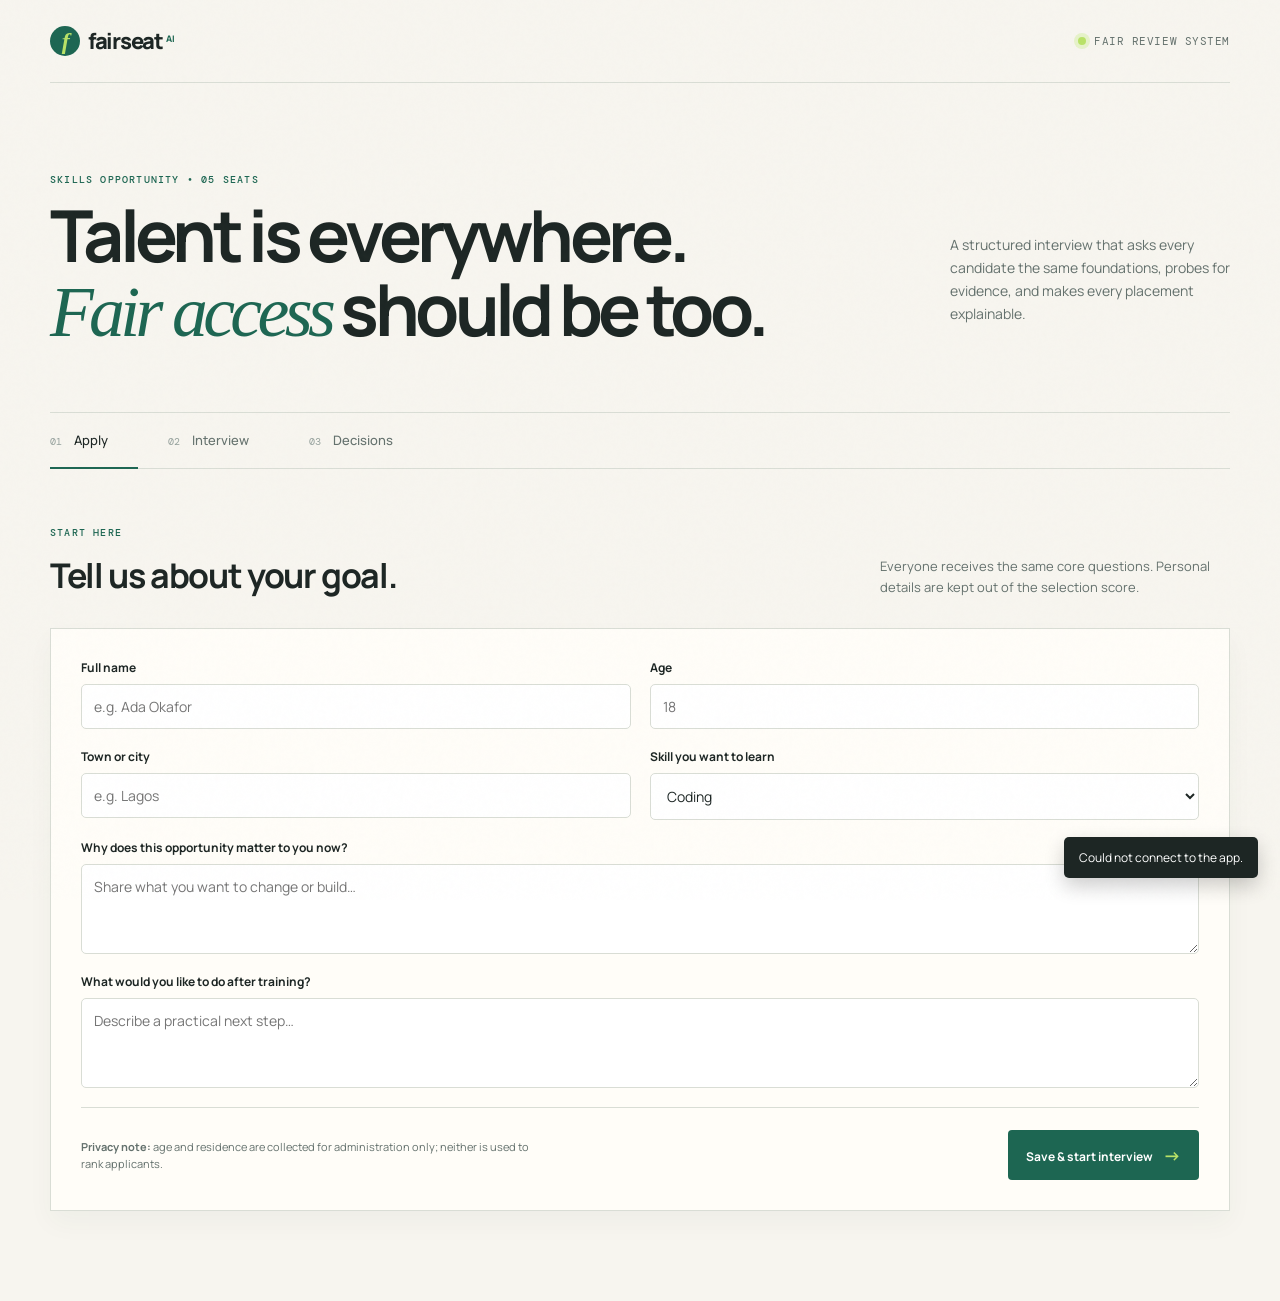
<file: frontend/index.html>
<!doctype html>
<html lang="en">
  <head>
    <meta charset="utf-8" />
    <meta name="viewport" content="width=device-width,initial-scale=1" />
    <title>Fairseat AI — Evidence-led placements</title>
    <link rel="preconnect" href="https://fonts.googleapis.com" />
    <link rel="preconnect" href="https://fonts.gstatic.com" crossorigin />
    <link href="https://fonts.googleapis.com/css2?family=DM+Mono:wght@400;500&family=Manrope:wght@400;500;600;700;800&display=swap" rel="stylesheet" />
    <link rel="stylesheet" href="./styles.css" />
  </head>
  <body>
    <div class="noise"></div>
    <header class="topbar">
      <a class="brand" href="#"><span class="brand-mark">f</span><span>fairseat</span><sup>AI</sup></a>
      <div class="status"><span></span>Fair review system</div>
    </header>
    <main>
      <section class="hero">
        <div><p class="eyebrow">SKILLS OPPORTUNITY • 05 SEATS</p><h1>Talent is everywhere.<br /><em>Fair access</em> should be too.</h1></div>
        <p class="hero-copy">A structured interview that asks every candidate the same foundations, probes for evidence, and makes every placement explainable.</p>
      </section>
      <nav class="tabs" aria-label="Application stages">
        <button class="tab active" data-view="apply"><span>01</span> Apply</button>
        <button class="tab" data-view="interview"><span>02</span> Interview</button>
        <button class="tab" data-view="decisions"><span>03</span> Decisions</button>
      </nav>

      <section id="apply" class="view active">
        <div class="section-head"><div><p class="eyebrow">START HERE</p><h2>Tell us about your goal.</h2></div><p>Everyone receives the same core questions. Personal details are kept out of the selection score.</p></div>
        <form id="application-form" class="form-card">
          <label>Full name<input name="name" required placeholder="e.g. Ada Okafor" /></label>
          <label>Age<input name="age" required type="number" min="16" max="100" placeholder="18" /></label>
          <label>Town or city<input name="residence" required placeholder="e.g. Lagos" /></label>
          <label>Skill you want to learn<select name="skill"><option>Coding</option><option>Data analysis</option><option>Tailoring</option><option>Digital marketing</option><option>Other</option></select></label>
          <label class="wide">Why does this opportunity matter to you now?<textarea name="motivation" required minlength="10" placeholder="Share what you want to change or build…"></textarea></label>
          <label class="wide">What would you like to do after training?<textarea name="goal" required minlength="10" placeholder="Describe a practical next step…"></textarea></label>
          <div class="form-footer"><p><b>Privacy note:</b> age and residence are collected for administration only; neither is used to rank applicants.</p><button class="button" type="submit">Save & start interview <span>→</span></button></div>
        </form>
      </section>

      <section id="interview" class="view">
        <div class="section-head"><div><p class="eyebrow">STRUCTURED INTERVIEW</p><h2>Show us the evidence.</h2></div><p>Your answers stay with your application. We’ll ask two follow-ups so everyone has a fair chance to add context.</p></div>
        <div id="candidate-picker" class="candidate-picker"></div>
        <div id="interview-empty" class="empty"><span>✦</span><h3>Select an application to begin</h3><p>Save an application first, then continue with its interview.</p></div>
        <article id="interview-card" class="interview-card hidden">
          <div class="chat-top"><div class="interviewer-avatar">f</div><div><strong>Fairseat interview</strong><small id="model-status"><i></i> Guided & evidence-led</small></div><span id="question-count">01 / 06</span></div>
          <div id="chat-thread" class="chat-thread" aria-live="polite"></div>
          <form id="answer-form" class="chat-composer"><textarea id="answer" minlength="12" required placeholder="Write your answer…"></textarea><div><span class="hint">Be specific: what happened, what you did, and what changed.</span><button class="button" type="submit">Send <span>↑</span></button></div></form>
        </article>
        <article id="complete-card" class="complete-card hidden"><span class="check">✓</span><div><p class="eyebrow">INTERVIEW COMPLETE</p><h3>Thank you — your evidence is ready for fair review.</h3><p>Your answers will be assessed alongside other completed interviews, not by who applied first.</p></div><button id="restart-interview" class="button ghost" type="button">Start interview again <span>↻</span></button><button class="button ghost" data-go="decisions">See decisions <span>→</span></button></article>
      </section>

      <section id="decisions" class="view">
        <div class="section-head"><div><p class="eyebrow">AUDITABLE DECISIONS</p><h2>Five seats. Two job guarantees.</h2></div><p>Only completed interviews are reviewed. Scores use evidence—not age, address, connections, or application time.</p></div>
        <div class="review-controls"><button id="review-button" class="button">Run fair review <span>→</span></button><button id="demo-button" class="text-button">Load challenge sample applicants</button></div>
        <div id="review-empty" class="empty small"><span>⌁</span><h3>No completed interviews yet</h3><p>Complete at least one interview, or load the demo to preview a five-seat review.</p></div>
        <div id="review-result" class="hidden"><div class="review-note"><span>✦</span><p id="review-note"></p></div><div class="decision-grid decision-grid-three"><section class="guarantee-panel"><div class="decision-title"><span class="number">02</span><div><p class="eyebrow">GUARANTEED JOB</p><h3>Job placements</h3></div></div><div id="job-guarantees" class="decision-list"></div></section><section><div class="decision-title"><span class="number">03</span><div><p class="eyebrow">TRAINING ONLY</p><h3>Programme places</h3></div></div><div id="training-placements" class="decision-list"></div></section><section><div class="decision-title"><span class="number muted">—</span><div><p class="eyebrow">KEEP IN VIEW</p><h3>Waitlist</h3></div></div><div id="waitlist" class="decision-list"></div></section></div></div>
      </section>
    </main>
    <div id="toast" role="status"></div>
    <script src="./config.js"></script>
    <script src="./app.js"></script>
  </body>
</html>
</file>
<file: frontend/styles.css>
:root{--ink:#1d2624;--muted:#64716d;--paper:#f7f5ef;--line:#d9ddd5;--green:#1d6652;--lime:#b9e267;--orange:#ef6b46;--cream:#fffdf8}*{box-sizing:border-box}body{margin:0;background:var(--paper);color:var(--ink);font-family:Manrope,Arial,sans-serif}.noise{position:fixed;inset:0;opacity:.22;pointer-events:none;background-image:url("data:image/svg+xml,%3Csvg viewBox='0 0 180 180' xmlns='http://www.w3.org/2000/svg'%3E%3Cfilter id='n'%3E%3CfeTurbulence type='fractalNoise' baseFrequency='.9' numOctaves='3' stitchTiles='stitch'/%3E%3C/filter%3E%3Crect width='100%25' height='100%25' filter='url(%23n)' opacity='.08'/%3E%3C/svg%3E")}.topbar,main{max-width:1180px;margin:auto}.topbar{height:83px;display:flex;align-items:center;justify-content:space-between;border-bottom:1px solid var(--line)}.brand{display:flex;gap:8px;align-items:center;text-decoration:none;color:var(--ink);font-weight:800;font-size:22px;letter-spacing:-1.3px}.brand-mark{display:grid;place-items:center;width:30px;height:30px;border-radius:50%;background:var(--green);color:var(--lime);font-family:Georgia;font-size:24px;font-style:italic}.brand sup{color:var(--green);font-size:9px;letter-spacing:0;margin-left:-5px;align-self:flex-start;margin-top:6px}.status{font:11px 'DM Mono',monospace;text-transform:uppercase;letter-spacing:.05em;color:var(--muted);display:flex;gap:8px;align-items:center}.status span{height:8px;width:8px;border-radius:50%;background:var(--lime);box-shadow:0 0 0 4px #e6f2c9}.hero{padding:90px 0 62px;display:flex;justify-content:space-between;gap:80px}.eyebrow{font:10px 'DM Mono',monospace;letter-spacing:.12em;color:var(--green);margin:0 0 13px;font-weight:500}.hero h1{font-size:clamp(42px,5.6vw,74px);letter-spacing:-.065em;line-height:1.03;margin:0;max-width:780px}.hero h1 em{font-family:Georgia,serif;font-weight:400;color:var(--green)}.hero-copy{max-width:280px;line-height:1.65;font-size:14px;margin:60px 0 0;color:var(--muted)}.tabs{display:flex;border-top:1px solid var(--line);border-bottom:1px solid var(--line)}.tab{font:500 13px Manrope;background:transparent;border:0;padding:18px 30px 18px 0;margin-right:30px;color:var(--muted);cursor:pointer}.tab span{font:10px 'DM Mono',monospace;margin-right:9px;color:#95a19c}.tab.active{color:var(--ink);border-bottom:2px solid var(--green);margin-bottom:-1px}.view{display:none;padding:57px 0 90px}.view.active{display:block}.section-head{display:flex;justify-content:space-between;align-items:end;margin-bottom:30px}.section-head h2{margin:0;letter-spacing:-.04em;font-size:34px}.section-head>p{margin:0;max-width:350px;font-size:13px;line-height:1.6;color:var(--muted)}.form-card{display:grid;grid-template-columns:1fr 1fr;gap:19px;padding:30px;background:var(--cream);border:1px solid var(--line);box-shadow:0 12px 25px #2440300a}.form-card label{font-size:12px;font-weight:700;display:flex;gap:8px;flex-direction:column}.form-card .wide{grid-column:span 2}.form-card input,.form-card select,.form-card textarea{font:14px Manrope;border:1px solid var(--line);border-radius:5px;background:#fff;padding:12px;color:var(--ink);outline-color:var(--green)}.form-card textarea{min-height:90px;resize:vertical}.form-footer{grid-column:span 2;display:flex;justify-content:space-between;align-items:center;border-top:1px solid var(--line);padding-top:22px;gap:20px}.form-footer p{font-size:11px;line-height:1.55;color:var(--muted);max-width:470px;margin:0}.button{border:0;background:var(--green);color:white;padding:13px 18px;border-radius:4px;font:700 12px Manrope;cursor:pointer;white-space:nowrap}.button span{color:var(--lime);font-size:18px;vertical-align:-1px;margin-left:8px}.button:hover{background:#164f40}.candidate-picker{display:flex;gap:8px;flex-wrap:wrap;margin-bottom:25px}.candidate{background:#fff;border:1px solid var(--line);border-radius:999px;padding:9px 13px;font:600 12px Manrope;cursor:pointer}.candidate small{display:block;color:var(--muted);font-weight:500;font-size:9px;margin-top:2px}.candidate.selected{background:var(--green);color:#fff;border-color:var(--green)}.candidate.selected small{color:#d4ebc4}.empty{min-height:280px;border:1px dashed #bdc7c0;display:grid;place-items:center;align-content:center;text-align:center;color:var(--muted);background:#fbfaf6}.empty span{font:30px Georgia;color:var(--green)}.empty h3{font-size:17px;color:var(--ink);margin:12px 0 3px}.empty p{font-size:12px;margin:0}.empty.small{min-height:220px}.hidden{display:none!important}.interview-card{background:var(--ink);color:#f6f7ee;padding:42px;box-shadow:10px 10px 0 var(--lime)}.interview-meta{font:10px 'DM Mono',monospace;letter-spacing:.08em;color:#bfc9c2;display:flex;align-items:center;gap:12px}.dotline{height:1px;background:#55605c;width:45px}.interview-card h3{font-size:clamp(25px,3vw,39px);line-height:1.15;letter-spacing:-.045em;max-width:850px;margin:36px 0}.interview-card textarea{display:block;width:100%;min-height:130px;resize:vertical;background:#293330;border:1px solid #3f4c47;color:#f5f7ef;border-radius:4px;padding:15px;font:14px Manrope;outline-color:var(--lime)}.interview-card form>div{display:flex;justify-content:space-between;align-items:center;margin-top:15px}.hint{font:10px 'DM Mono',monospace;color:#a7b2ac}.complete-card{border:1px solid var(--line);padding:32px;display:flex;align-items:center;gap:20px;background:#f1f7e6}.check{height:46px;width:46px;border-radius:50%;display:grid;place-items:center;background:var(--green);color:var(--lime);font-weight:bold}.complete-card h3{margin:0 0 6px;font-size:21px;letter-spacing:-.03em}.complete-card p:not(.eyebrow){font-size:12px;margin:0;color:var(--muted)}.complete-card .ghost{margin-left:auto}.review-controls{display:flex;align-items:center;gap:20px;margin-bottom:25px}.text-button{border:0;background:transparent;text-decoration:underline;color:var(--green);font:600 12px Manrope;cursor:pointer}.review-note{background:#ecf3dd;border-left:4px solid var(--lime);padding:13px 16px;display:flex;gap:10px;font-size:12px;color:#47544e;margin-bottom:24px}.review-note p{margin:0}.decision-grid{display:grid;grid-template-columns:1fr 1fr;gap:22px}.decision-grid>section{background:#fff;border:1px solid var(--line);padding:25px}.decision-title{display:flex;gap:13px;align-items:center;padding-bottom:20px;border-bottom:1px solid var(--line)}.number{font:30px Georgia;color:var(--green)}.number.muted{color:#aab4ae}.decision-title h3{margin:0;font-size:19px;letter-spacing:-.035em}.decision-list{padding-top:5px}.person{padding:18px 0;border-bottom:1px solid #e8ece5}.person:last-child{border-bottom:0}.person-top{display:flex;justify-content:space-between;gap:8px}.person-name{font-size:13px;font-weight:800}.badge{font:9px 'DM Mono',monospace;color:var(--green);background:#eaf3dc;padding:4px 6px;border-radius:2px;text-transform:uppercase}.badge.wait{color:#65716b;background:#edf0ed}.person-skill{font:11px 'DM Mono',monospace;color:var(--muted);margin:4px 0 10px}.person p{font-size:11px;line-height:1.55;margin:0;color:#52605a}#toast{position:fixed;right:22px;bottom:22px;transform:translateY(20px);opacity:0;transition:.2s;background:var(--ink);color:#fff;padding:12px 15px;border-radius:5px;font-size:12px;box-shadow:0 8px 20px #0003}#toast.show{opacity:1;transform:translateY(0)}
@media(max-width:720px){.topbar,main{margin:0 18px}.status{display:none}.hero{padding:54px 0 40px;display:block}.hero-copy{margin:25px 0 0}.tab{padding-right:10px;margin-right:14px}.section-head{display:block}.section-head>p{margin-top:13px}.form-card{grid-template-columns:1fr;padding:19px}.form-card .wide,.form-footer{grid-column:span 1}.form-footer{display:block}.form-footer .button{margin-top:15px;width:100%}.interview-card{padding:25px;box-shadow:6px 6px 0 var(--lime)}.interview-card form>div{align-items:end}.complete-card{display:block}.complete-card .check{margin-bottom:15px}.complete-card .ghost{margin:18px 0 0}.decision-grid{grid-template-columns:1fr}.review-controls{align-items:flex-start;flex-direction:column;gap:10px}}

/* Conversation interview */
.interview-card{padding:0;background:#fff;color:var(--ink);border:1px solid var(--line);box-shadow:10px 10px 0 var(--lime);overflow:hidden}
.chat-top{display:flex;align-items:center;gap:10px;padding:16px 22px;border-bottom:1px solid var(--line);background:#f9fbf6}.interviewer-avatar{height:33px;width:33px;display:grid;place-items:center;border-radius:50%;background:var(--green);color:var(--lime);font:italic 22px Georgia}.chat-top strong{display:block;font-size:12px}.chat-top small{display:block;margin-top:2px;color:var(--muted);font:10px 'DM Mono',monospace}.chat-top small i{display:inline-block;width:6px;height:6px;background:var(--lime);border-radius:50%;margin:0 4px 0 1px}.chat-top>#question-count{margin-left:auto;font:10px 'DM Mono',monospace;color:var(--muted)}
.chat-thread{height:390px;overflow-y:auto;padding:28px 26px;background:linear-gradient(145deg,#fffdf8,#f7f8f2)}.message{display:flex;gap:10px;max-width:78%;margin-bottom:18px}.message.you{margin-left:auto;flex-direction:row-reverse}.bubble{padding:13px 15px;border-radius:3px 14px 14px 14px;font-size:13px;line-height:1.6;color:#34403c;background:#e7f0da}.message.you .bubble{border-radius:14px 3px 14px 14px;background:var(--green);color:#fff}.message-label{font:9px 'DM Mono',monospace;letter-spacing:.08em;color:#77827b;margin:2px 0 5px}.message.you .message-label{text-align:right}.message-copy{min-width:0}.message .interviewer-avatar{height:24px;width:24px;font-size:16px;flex:0 0 24px;margin-top:16px}
.chat-composer{padding:16px 22px 18px;border-top:1px solid var(--line);background:#fff}.chat-composer textarea{display:block;width:100%;min-height:82px;max-height:180px;resize:vertical;background:#f7f8f3;border:1px solid var(--line);border-radius:8px;padding:12px;color:var(--ink);font:13px Manrope;outline-color:var(--green)}.chat-composer>div{display:flex;justify-content:space-between;align-items:center;margin-top:10px}.chat-composer .hint{font:10px 'DM Mono',monospace;color:var(--muted);max-width:60%;line-height:1.5}
.badge.guarantee{background:var(--green);color:var(--lime)}
.ai-summary{margin-top:9px!important;padding-top:8px;border-top:1px solid #e7ece2;color:var(--green)!important;font-size:10px!important}
.decision-grid-three{grid-template-columns:repeat(3,1fr)}.guarantee-panel{background:#f4f9e9!important;border-color:#b8d98a!important}.guarantee-panel .decision-title{border-color:#cfe3ac}
@media(max-width:900px){.decision-grid-three{grid-template-columns:1fr}}
@media(max-width:720px){.interview-card{box-shadow:6px 6px 0 var(--lime)}.chat-thread{height:350px;padding:20px 16px}.chat-composer{padding:13px}.message{max-width:92%}.chat-composer .hint{font-size:9px}}
</file>
